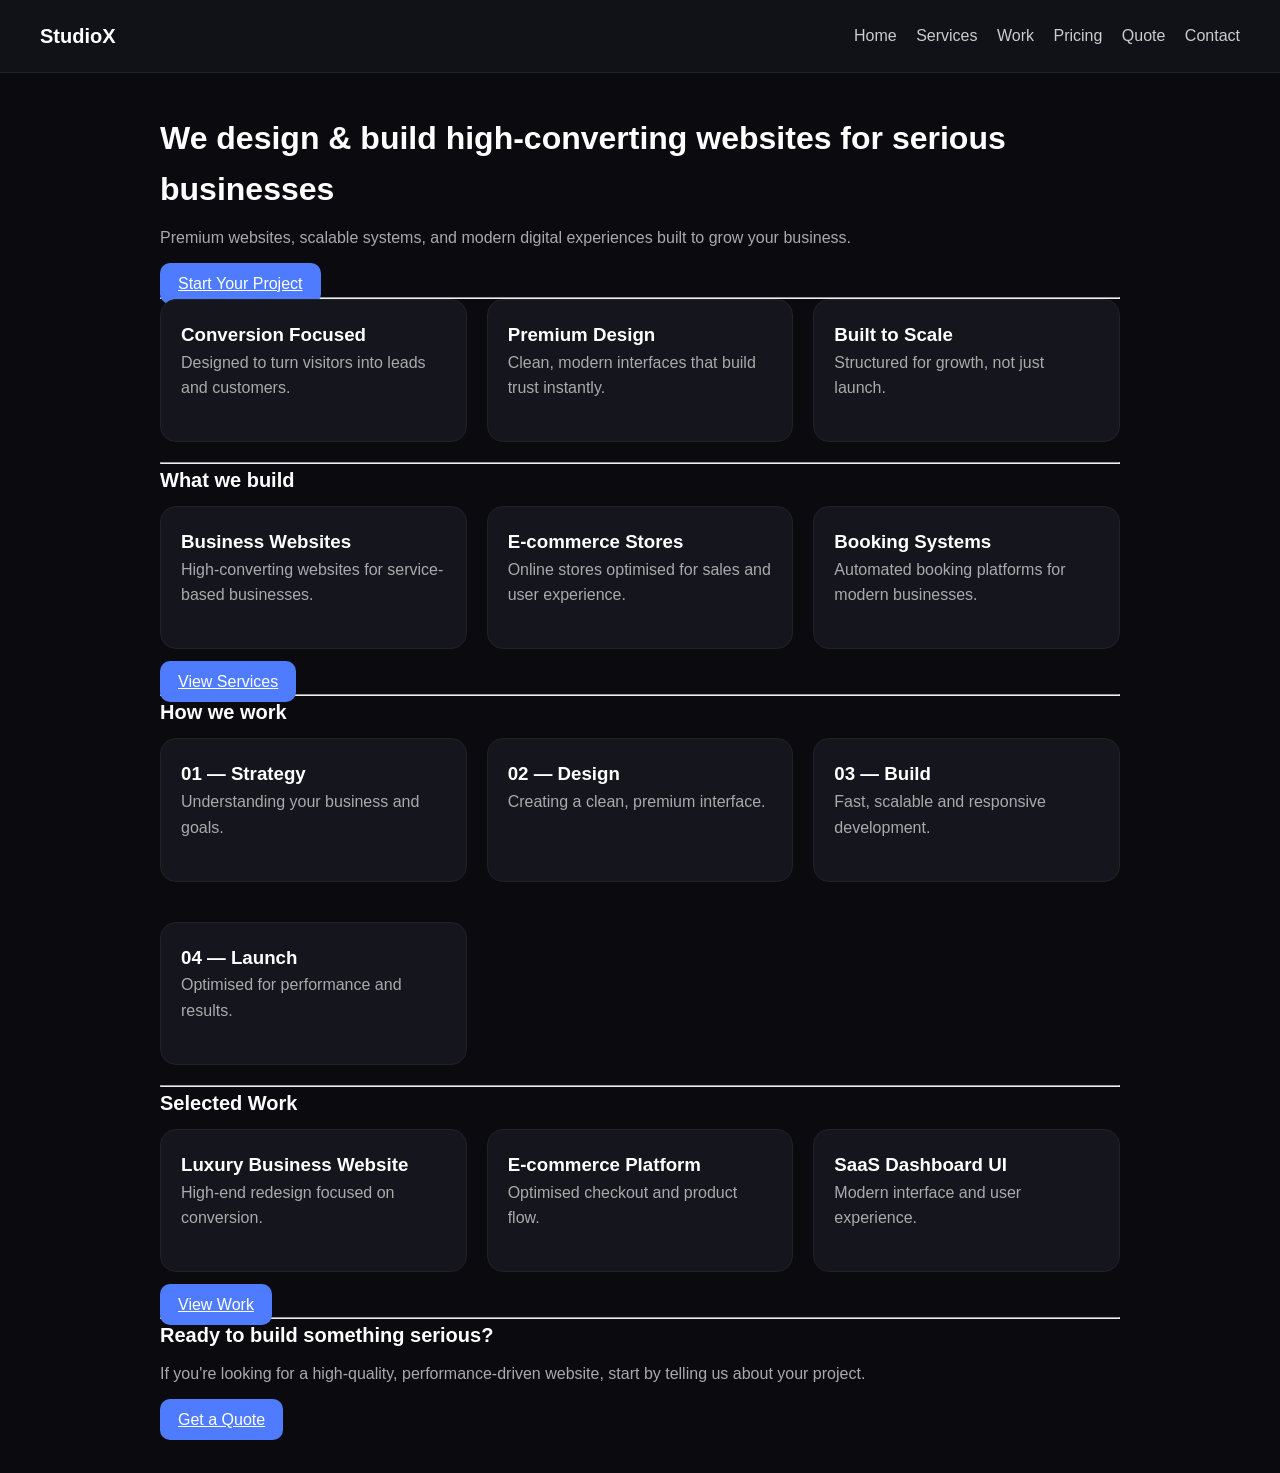
<file: index.html>
<!DOCTYPE html>
<html>
<head>
<link rel="stylesheet" href="style.css">
<title>StudioX — Digital Agency</title>
</head>

<body>

<div class="nav">
<div class="logo">StudioX</div>
<div>
<a href="index.html">Home</a>
<a href="services.html">Services</a>
<a href="portfolio.html">Work</a>
<a href="pricing.html">Pricing</a>
<a href="quote.html">Quote</a>
<a href="contact.html">Contact</a>
</div>
</div>

<div class="container">

<!-- HERO -->
<h1>We design & build high-converting websites for serious businesses</h1>
<p>
Premium websites, scalable systems, and modern digital experiences built to grow your business.
</p>

<a class="btn" href="quote.html">Start Your Project</a>

<!-- TRUST STRIP -->
<hr>

<div class="grid">

<div class="card">
<h3>Conversion Focused</h3>
<p>Designed to turn visitors into leads and customers.</p>
</div>

<div class="card">
<h3>Premium Design</h3>
<p>Clean, modern interfaces that build trust instantly.</p>
</div>

<div class="card">
<h3>Built to Scale</h3>
<p>Structured for growth, not just launch.</p>
</div>

</div>

<!-- SERVICES PREVIEW -->
<hr>

<h2>What we build</h2>

<div class="grid">

<div class="card">
<h3>Business Websites</h3>
<p>High-converting websites for service-based businesses.</p>
</div>

<div class="card">
<h3>E-commerce Stores</h3>
<p>Online stores optimised for sales and user experience.</p>
</div>

<div class="card">
<h3>Booking Systems</h3>
<p>Automated booking platforms for modern businesses.</p>
</div>

</div>

<a class="btn" href="services.html">View Services</a>

<!-- PROCESS -->
<hr>

<h2>How we work</h2>

<div class="grid">

<div class="card">
<h3>01 — Strategy</h3>
<p>Understanding your business and goals.</p>
</div>

<div class="card">
<h3>02 — Design</h3>
<p>Creating a clean, premium interface.</p>
</div>

<div class="card">
<h3>03 — Build</h3>
<p>Fast, scalable and responsive development.</p>
</div>

<div class="card">
<h3>04 — Launch</h3>
<p>Optimised for performance and results.</p>
</div>

</div>

<!-- PORTFOLIO PREVIEW -->
<hr>

<h2>Selected Work</h2>

<div class="grid">

<div class="card">
<h3>Luxury Business Website</h3>
<p>High-end redesign focused on conversion.</p>
</div>

<div class="card">
<h3>E-commerce Platform</h3>
<p>Optimised checkout and product flow.</p>
</div>

<div class="card">
<h3>SaaS Dashboard UI</h3>
<p>Modern interface and user experience.</p>
</div>

</div>

<a class="btn" href="portfolio.html">View Work</a>

<!-- FINAL CTA -->
<hr>

<h2>Ready to build something serious?</h2>
<p>
If you're looking for a high-quality, performance-driven website,
start by telling us about your project.
</p>

<a class="btn" href="quote.html">Get a Quote</a>

</div>

</body>
</html>
</file>
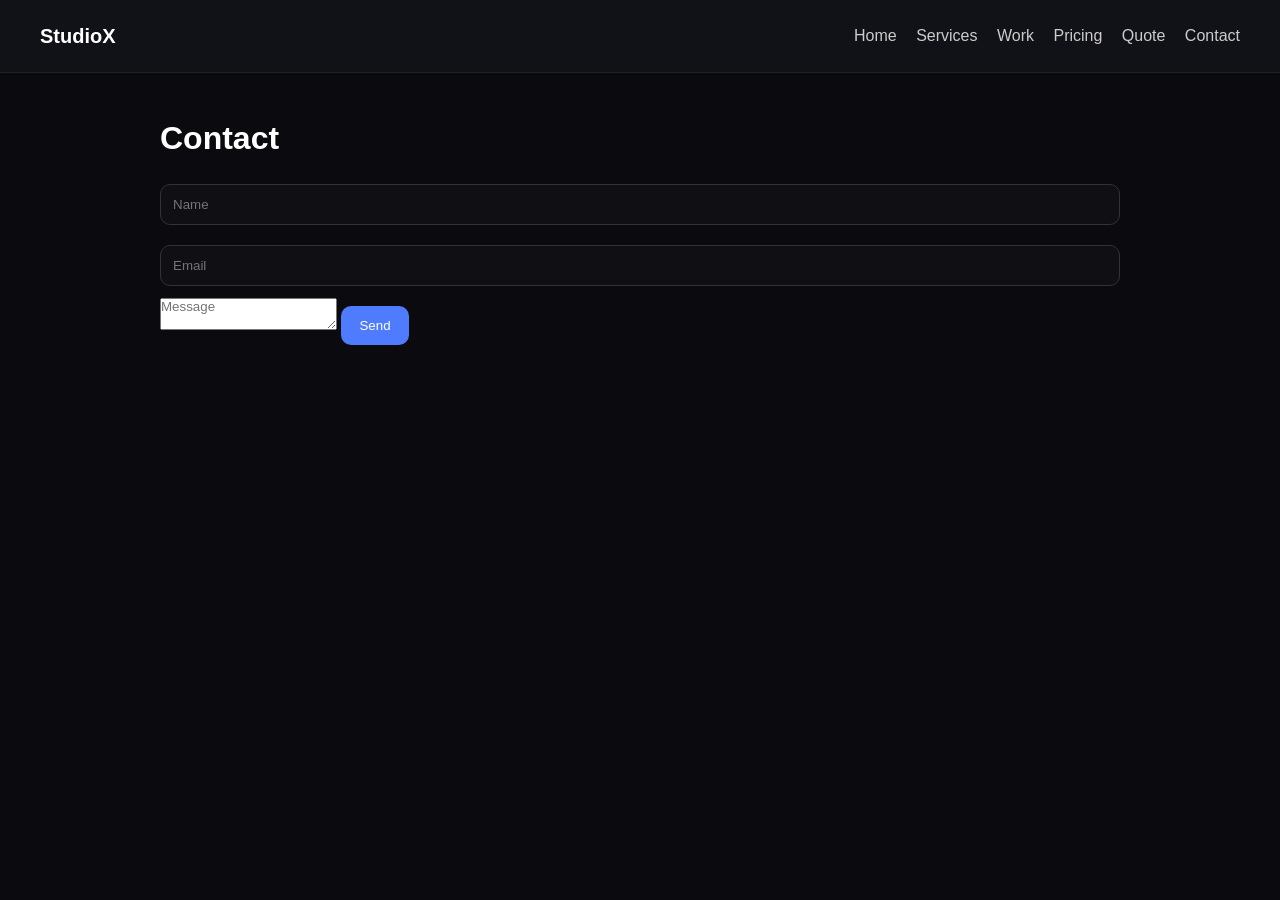
<file: contact.html>
<!DOCTYPE html>
<html>
<head>
<link rel="stylesheet" href="style.css">
</head>
<body>

<div class="nav">
<div class="logo">StudioX</div>
<div>
<a href="index.html">Home</a>
<a href="services.html">Services</a>
<a href="portfolio.html">Work</a>
<a href="pricing.html">Pricing</a>
<a href="quote.html">Quote</a>
<a href="contact.html">Contact</a>
</div>
</div>

<div class="container">

<h1>Contact</h1>

<form action="https://formspree.io/f/mlgoblln" method="POST">

<input name="name" placeholder="Name">
<input name="email" placeholder="Email">
<textarea name="message" placeholder="Message"></textarea>

<button class="btn" type="submit">Send</button>

</form>

</div>

</body>
</html>
</file>
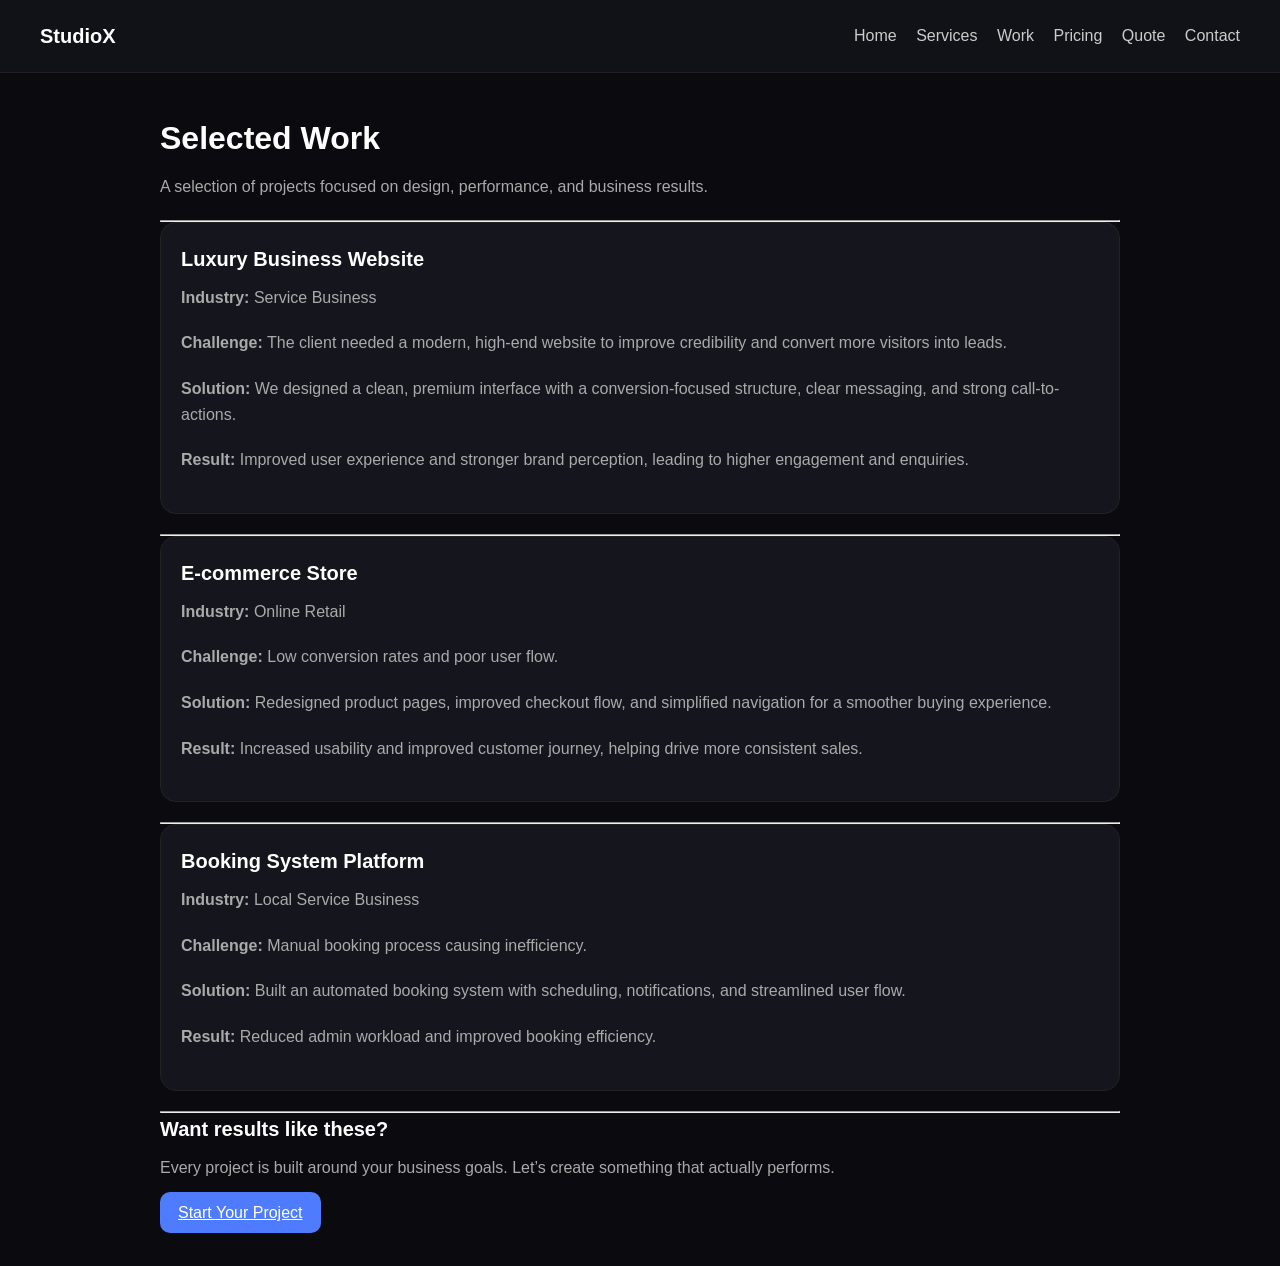
<file: portfolio.html>
<!DOCTYPE html>
<html>
<head>
<link rel="stylesheet" href="style.css">
<title>Work - StudioX</title>
</head>

<body>

<div class="nav">
<div class="logo">StudioX</div>
<div>
<a href="index.html">Home</a>
<a href="services.html">Services</a>
<a href="portfolio.html">Work</a>
<a href="pricing.html">Pricing</a>
<a href="quote.html">Quote</a>
<a href="contact.html">Contact</a>
</div>
</div>

<div class="container">

<!-- HEADER -->
<h1>Selected Work</h1>
<p>
A selection of projects focused on design, performance, and business results.
</p>

<hr>

<!-- PROJECT 1 -->
<div class="card">
<h2>Luxury Business Website</h2>
<p><strong>Industry:</strong> Service Business</p>

<p>
<strong>Challenge:</strong> The client needed a modern, high-end website to
improve credibility and convert more visitors into leads.
</p>

<p>
<strong>Solution:</strong> We designed a clean, premium interface with a
conversion-focused structure, clear messaging, and strong call-to-actions.
</p>

<p>
<strong>Result:</strong> Improved user experience and stronger brand perception,
leading to higher engagement and enquiries.
</p>
</div>

<hr>

<!-- PROJECT 2 -->
<div class="card">
<h2>E-commerce Store</h2>
<p><strong>Industry:</strong> Online Retail</p>

<p>
<strong>Challenge:</strong> Low conversion rates and poor user flow.
</p>

<p>
<strong>Solution:</strong> Redesigned product pages, improved checkout flow,
and simplified navigation for a smoother buying experience.
</p>

<p>
<strong>Result:</strong> Increased usability and improved customer journey,
helping drive more consistent sales.
</p>
</div>

<hr>

<!-- PROJECT 3 -->
<div class="card">
<h2>Booking System Platform</h2>
<p><strong>Industry:</strong> Local Service Business</p>

<p>
<strong>Challenge:</strong> Manual booking process causing inefficiency.
</p>

<p>
<strong>Solution:</strong> Built an automated booking system with scheduling,
notifications, and streamlined user flow.
</p>

<p>
<strong>Result:</strong> Reduced admin workload and improved booking efficiency.
</p>
</div>

<hr>

<!-- CTA -->
<h2>Want results like these?</h2>
<p>
Every project is built around your business goals.
Let’s create something that actually performs.
</p>

<a class="btn" href="quote.html">Start Your Project</a>

</div>

</body>
</html>
</file>
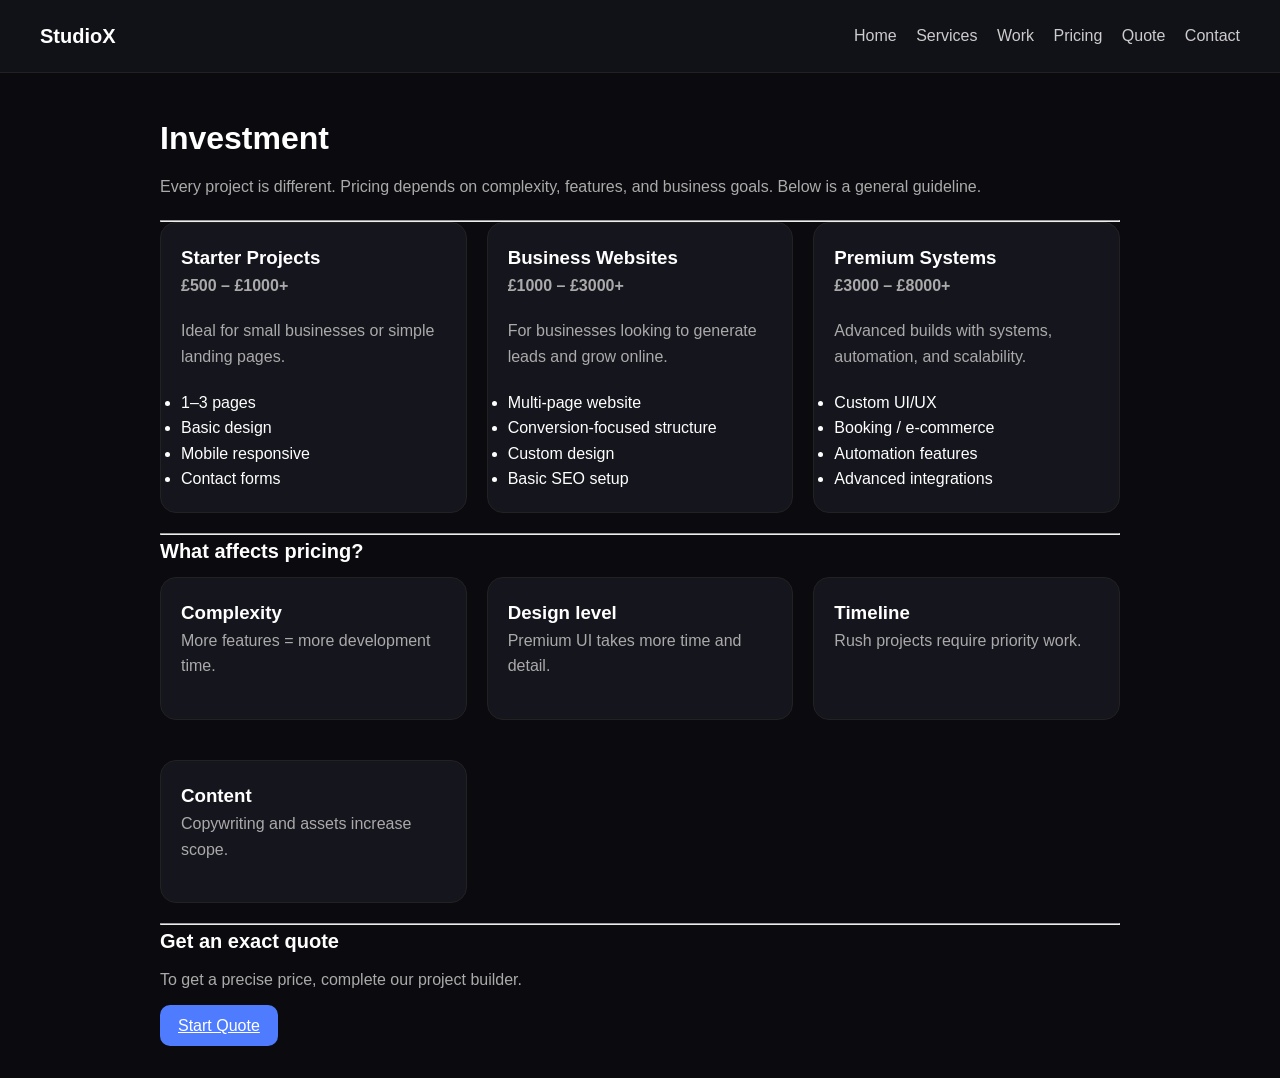
<file: pricing.html>
<!DOCTYPE html>
<html>
<head>
<link rel="stylesheet" href="style.css">
<title>Pricing - StudioX</title>
</head>

<body>

<div class="nav">
<div class="logo">StudioX</div>
<div>
<a href="index.html">Home</a>
<a href="services.html">Services</a>
<a href="portfolio.html">Work</a>
<a href="pricing.html">Pricing</a>
<a href="quote.html">Quote</a>
<a href="contact.html">Contact</a>
</div>
</div>

<div class="container">

<!-- HEADER -->
<h1>Investment</h1>
<p>
Every project is different. Pricing depends on complexity, features,
and business goals. Below is a general guideline.
</p>

<!-- PRICING TIERS -->
<hr>

<div class="grid">

<div class="card">
<h3>Starter Projects</h3>
<p><strong>£500 – £1000+</strong></p>
<p>
Ideal for small businesses or simple landing pages.
</p>

<ul>
<li>1–3 pages</li>
<li>Basic design</li>
<li>Mobile responsive</li>
<li>Contact forms</li>
</ul>

</div>

<div class="card">
<h3>Business Websites</h3>
<p><strong>£1000 – £3000+</strong></p>
<p>
For businesses looking to generate leads and grow online.
</p>

<ul>
<li>Multi-page website</li>
<li>Conversion-focused structure</li>
<li>Custom design</li>
<li>Basic SEO setup</li>
</ul>

</div>

<div class="card">
<h3>Premium Systems</h3>
<p><strong>£3000 – £8000+</strong></p>
<p>
Advanced builds with systems, automation, and scalability.
</p>

<ul>
<li>Custom UI/UX</li>
<li>Booking / e-commerce</li>
<li>Automation features</li>
<li>Advanced integrations</li>
</ul>

</div>

</div>

<!-- EXPLANATION -->
<hr>

<h2>What affects pricing?</h2>

<div class="grid">

<div class="card">
<h3>Complexity</h3>
<p>More features = more development time.</p>
</div>

<div class="card">
<h3>Design level</h3>
<p>Premium UI takes more time and detail.</p>
</div>

<div class="card">
<h3>Timeline</h3>
<p>Rush projects require priority work.</p>
</div>

<div class="card">
<h3>Content</h3>
<p>Copywriting and assets increase scope.</p>
</div>

</div>

<!-- CTA -->
<hr>

<h2>Get an exact quote</h2>
<p>
To get a precise price, complete our project builder.
</p>

<a class="btn" href="quote.html">Start Quote</a>

</div>

</body>
</html>
</file>
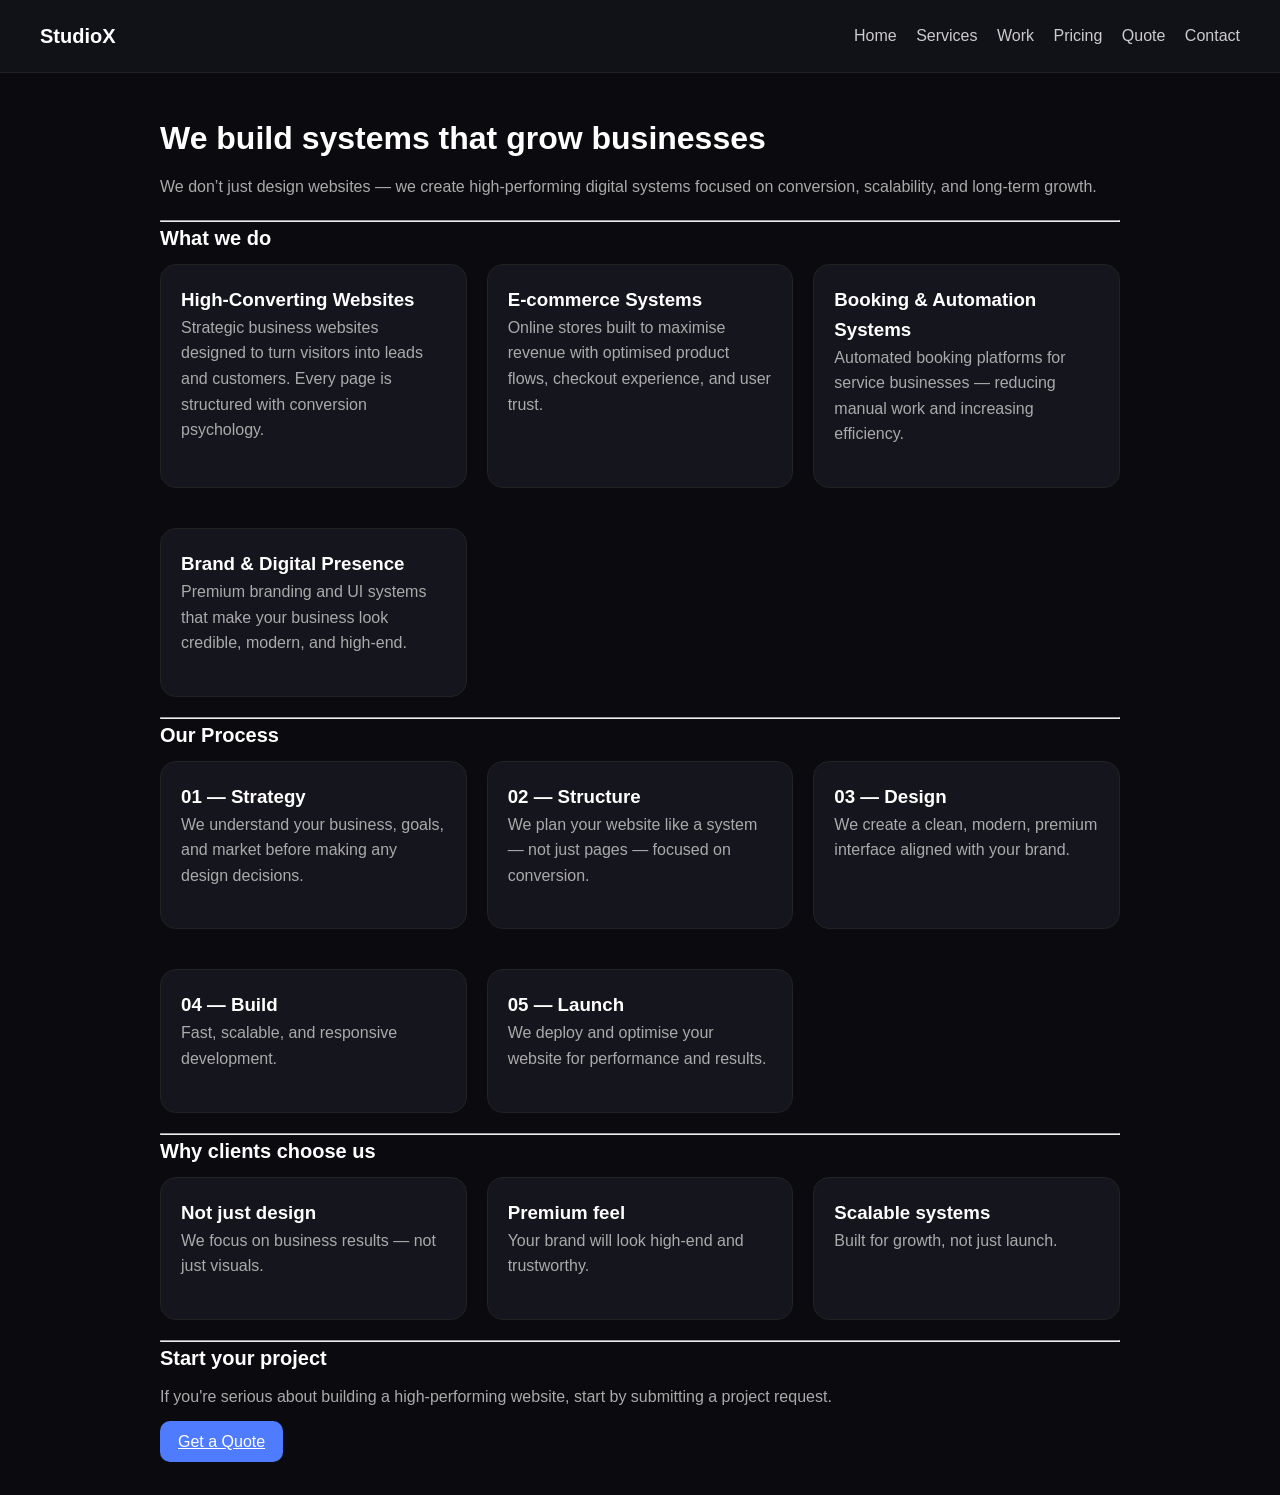
<file: services.html>
<!DOCTYPE html>
<html>
<head>
<link rel="stylesheet" href="style.css">
<title>Services - StudioX</title>
</head>

<body>

<div class="nav">
<div class="logo">StudioX</div>
<div>
<a href="index.html">Home</a>
<a href="services.html">Services</a>
<a href="portfolio.html">Work</a>
<a href="pricing.html">Pricing</a>
<a href="quote.html">Quote</a>
<a href="contact.html">Contact</a>
</div>
</div>

<div class="container">

<!-- HERO -->
<h1>We build systems that grow businesses</h1>
<p>
We don’t just design websites — we create high-performing digital systems
focused on conversion, scalability, and long-term growth.
</p>

<!-- CORE SERVICES -->
<hr>

<h2>What we do</h2>

<div class="grid">

<div class="card">
<h3>High-Converting Websites</h3>
<p>
Strategic business websites designed to turn visitors into leads and customers.
Every page is structured with conversion psychology.
</p>
</div>

<div class="card">
<h3>E-commerce Systems</h3>
<p>
Online stores built to maximise revenue with optimised product flows,
checkout experience, and user trust.
</p>
</div>

<div class="card">
<h3>Booking & Automation Systems</h3>
<p>
Automated booking platforms for service businesses — reducing manual work
and increasing efficiency.
</p>
</div>

<div class="card">
<h3>Brand & Digital Presence</h3>
<p>
Premium branding and UI systems that make your business look credible,
modern, and high-end.
</p>
</div>

</div>

<!-- PROCESS -->
<hr>

<h2>Our Process</h2>

<div class="grid">

<div class="card">
<h3>01 — Strategy</h3>
<p>
We understand your business, goals, and market before making any design decisions.
</p>
</div>

<div class="card">
<h3>02 — Structure</h3>
<p>
We plan your website like a system — not just pages — focused on conversion.
</p>
</div>

<div class="card">
<h3>03 — Design</h3>
<p>
We create a clean, modern, premium interface aligned with your brand.
</p>
</div>

<div class="card">
<h3>04 — Build</h3>
<p>
Fast, scalable, and responsive development.
</p>
</div>

<div class="card">
<h3>05 — Launch</h3>
<p>
We deploy and optimise your website for performance and results.
</p>
</div>

</div>

<!-- VALUE SECTION -->
<hr>

<h2>Why clients choose us</h2>

<div class="grid">

<div class="card">
<h3>Not just design</h3>
<p>We focus on business results — not just visuals.</p>
</div>

<div class="card">
<h3>Premium feel</h3>
<p>Your brand will look high-end and trustworthy.</p>
</div>

<div class="card">
<h3>Scalable systems</h3>
<p>Built for growth, not just launch.</p>
</div>

</div>

<!-- CTA -->
<hr>

<h2>Start your project</h2>
<p>
If you're serious about building a high-performing website,
start by submitting a project request.
</p>

<a class="btn" href="quote.html">Get a Quote</a>

</div>

</body>
</html>
</file>
<file: style.css>
/* =====================
   GLOBAL RESET
===================== */
* {
  margin: 0;
  padding: 0;
  box-sizing: border-box;
  font-family: Arial, sans-serif;
}

body {
  background: #0b0b0f;
  color: #ffffff;
  line-height: 1.6;
}

/* =====================
   NAVBAR
===================== */
.nav {
  display: flex;
  justify-content: space-between;
  align-items: center;
  padding: 20px 40px;
  background: #111118;
  border-bottom: 1px solid #222;
}

.nav a {
  color: #ccc;
  text-decoration: none;
  margin-left: 15px;
  transition: 0.3s;
}

.nav a:hover {
  color: #ffffff;
}

.logo {
  font-weight: bold;
  font-size: 20px;
  color: #ffffff;
}

/* =====================
   CONTAINER
===================== */
.container {
  max-width: 1000px;
  margin: auto;
  padding: 40px 20px;
}

/* =====================
   HEADINGS
===================== */
h1 {
  font-size: 32px;
  margin-bottom: 10px;
}

h2 {
  margin-bottom: 10px;
  font-size: 20px;
}

p {
  color: #aaa;
  margin-bottom: 20px;
}

/* =====================
   CARDS (FORM SECTIONS)
===================== */
.card {
  background: #15151d;
  padding: 20px;
  border-radius: 16px;
  margin-bottom: 20px;
  border: 1px solid #222;
}

/* =====================
   INPUTS
===================== */
input,
select {
  width: 100%;
  padding: 12px;
  margin-top: 10px;
  margin-bottom: 10px;
  border-radius: 10px;
  border: 1px solid #333;
  background: #0f0f14;
  color: white;
  outline: none;
}

/* =====================
   CHECKBOXES
===================== */
label {
  display: block;
  margin: 6px 0;
  color: #ccc;
}

input[type="checkbox"] {
  width: auto;
  margin-right: 8px;
}

/* =====================
   BUTTONS
===================== */
.btn {
  background: #4f7cff;
  color: white;
  padding: 12px 18px;
  border: none;
  border-radius: 10px;
  cursor: pointer;
  margin-right: 10px;
  margin-top: 10px;
  transition: 0.3s;
}

.btn:hover {
  background: #3a63ff;
}

/* =====================
   SUMMARY BOX
===================== */
#summaryText {
  white-space: pre-line;
  background: #111118;
  padding: 15px;
  border-radius: 10px;
  margin-top: 10px;
}

#priceEstimate {
  font-size: 18px;
  font-weight: bold;
  margin-top: 10px;
}

#complexity {
  margin-top: 5px;
  color: #aaa;
}

/* =====================
   DASHBOARD GRID
===================== */
.grid {
  display: grid;
  grid-template-columns: repeat(auto-fit, minmax(260px, 1fr));
  gap: 20px;
}

/* =====================
   LEAD CARD (DASHBOARD)
===================== */
.lead-card {
  background: #15151d;
  padding: 20px;
  border-radius: 16px;
  border: 1px solid #222;
  transition: 0.3s;
}

.lead-card:hover {
  transform: translateY(-5px);
  border-color: #4f7cff;
}

/* =====================
   STATUS BADGE
===================== */
.status {
  display: inline-block;
  margin-top: 10px;
  padding: 6px 12px;
  border-radius: 999px;
  font-size: 12px;
  background: #4f7cff;
  color: white;
  }
</file>
